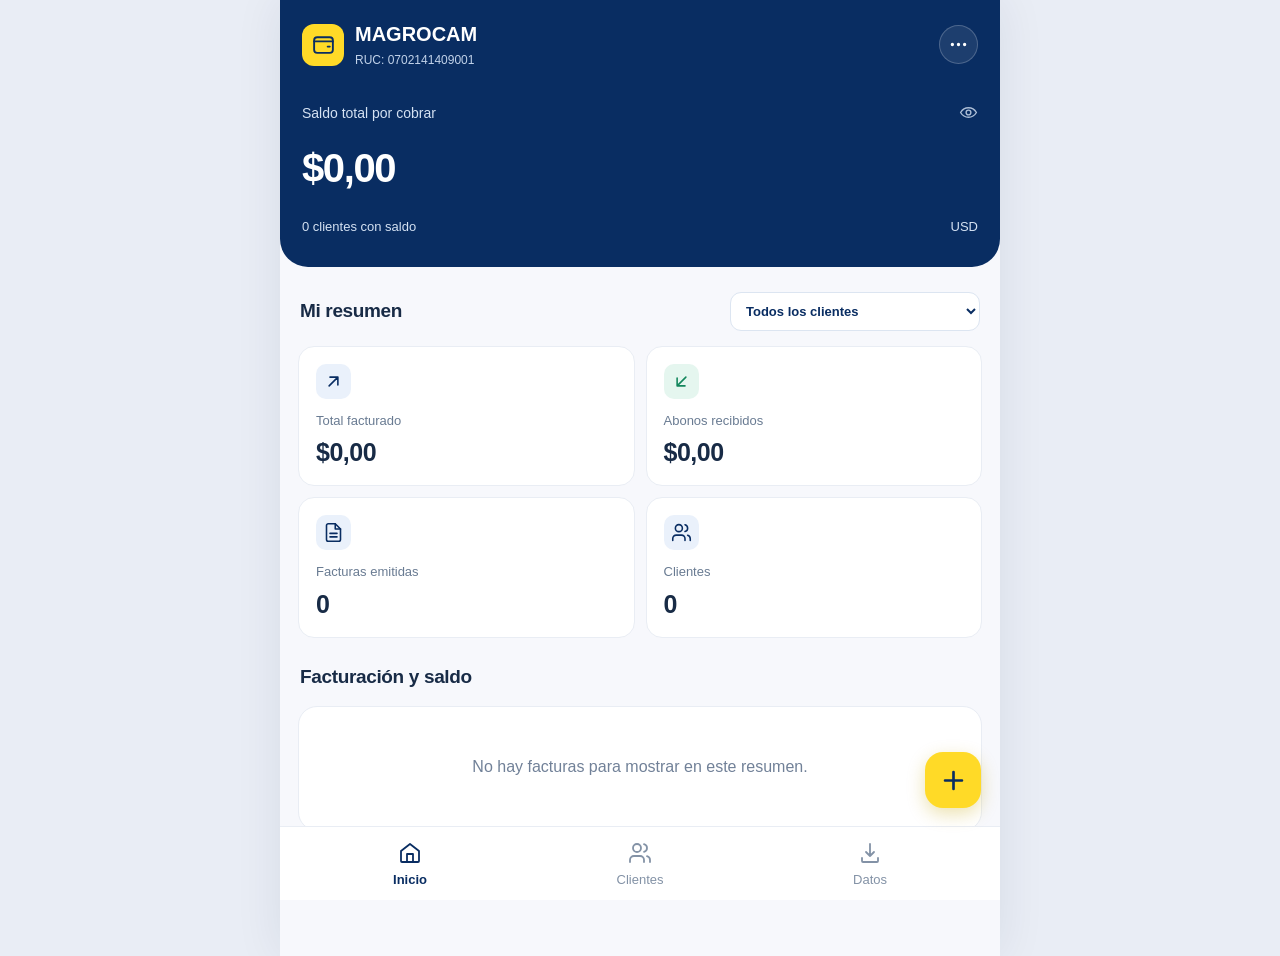
<file: index.html>
<!DOCTYPE html>
<html lang="es">
<head>
<meta charset="UTF-8">
<meta name="viewport" content="width=device-width,initial-scale=1,viewport-fit=cover">
<meta name="theme-color" content="#092d62">
<title>Mi Cartera</title>
<link rel="stylesheet" href="style.css">
</head>
<body>
<div class="app">
<header class="top" id="appHeader">
  <div class="top-row">
    <div class="brand">
      <span class="brand-mark"><svg class="ui-icon" viewBox="0 0 24 24" fill="none" stroke="currentColor" stroke-width="1.8" stroke-linecap="round" stroke-linejoin="round" aria-hidden="true"><rect x="3" y="5" width="18" height="15" rx="3"/><path d="M3 9h18"/><path d="M16 14h2"/></svg></span>
      <span>MAGROCAM<small>RUC: 0702141409001</small></span>
    </div>
    <button class="round-btn" id="btnMenu" aria-label="Opciones"><svg class="ui-icon" viewBox="0 0 24 24" fill="none" stroke="currentColor" stroke-width="1.8" stroke-linecap="round" stroke-linejoin="round" aria-hidden="true"><circle cx="5" cy="12" r="1"/><circle cx="12" cy="12" r="1"/><circle cx="19" cy="12" r="1"/></svg></button>
  </div>
  <div id="menu" class="menu hidden">
    <button id="exportar">Descargar respaldo</button>
    <button id="importar">Importar respaldo</button>
    <input type="file" id="archivo" accept=".json" hidden>
  </div>
  <div class="header-balance" id="headerBalance">
    <div class="balance-label">
      Saldo total por cobrar
      <span><svg class="ui-icon" viewBox="0 0 24 24" fill="none" stroke="currentColor" stroke-width="1.8" stroke-linecap="round" stroke-linejoin="round" aria-hidden="true"><path d="M2 12s3.6-6 10-6 10 6 10 6-3.6 6-10 6S2 12 2 12Z"/><circle cx="12" cy="12" r="3"/></svg></span>
    </div>
    <div class="balance-value" id="saldoGlobal">$0,00</div>
    <div class="balance-bottom">
      <span id="clientesDeudores">0 clientes con saldo</span>
      <span>USD</span>
    </div>
  </div>
</header>

<main>
  <section id="inicio" class="view active">
    <div class="section-heading">
      <h2>Mi resumen</h2><select id="filtroClienteInicio" aria-label="Filtrar resumen por cliente"><option value="todos">Todos los clientes</option></select>
    </div>
    <div class="summary-grid">
      <div class="summary-card">
        <span class="summary-icon"><svg class="ui-icon" viewBox="0 0 24 24" fill="none" stroke="currentColor" stroke-width="1.8" stroke-linecap="round" stroke-linejoin="round" aria-hidden="true"><path d="M7 17 17 7M8 7h9v9"/></svg></span>
        <small>Total facturado</small>
        <strong id="totalFacturado">$0,00</strong>
      </div>
      <div class="summary-card">
        <span class="summary-icon green"><svg class="ui-icon" viewBox="0 0 24 24" fill="none" stroke="currentColor" stroke-width="1.8" stroke-linecap="round" stroke-linejoin="round" aria-hidden="true"><path d="M17 7 7 17M16 17H7V8"/></svg></span>
        <small>Abonos recibidos</small>
        <strong id="totalAbonado">$0,00</strong>
      </div>
      <div class="summary-card">
        <span class="summary-icon"><svg class="ui-icon" viewBox="0 0 24 24" fill="none" stroke="currentColor" stroke-width="1.8" stroke-linecap="round" stroke-linejoin="round" aria-hidden="true"><path d="M14 2H6a2 2 0 0 0-2 2v16a2 2 0 0 0 2 2h12a2 2 0 0 0 2-2V8Z"/><path d="M14 2v6h6M8 13h8M8 17h8"/></svg></span>
        <small>Facturas emitidas</small>
        <strong id="totalFacturas">0</strong>
      </div>
      <div class="summary-card">
        <span class="summary-icon"><svg class="ui-icon" viewBox="0 0 24 24" fill="none" stroke="currentColor" stroke-width="1.8" stroke-linecap="round" stroke-linejoin="round" aria-hidden="true"><path d="M16 21v-2a4 4 0 0 0-4-4H6a4 4 0 0 0-4 4v2"/><circle cx="9" cy="7" r="4"/><path d="M22 21v-2a4 4 0 0 0-3-3.87M16 3.13a4 4 0 0 1 0 7.75"/></svg></span>
        <small>Clientes</small>
        <strong id="totalClientes">0</strong>
      </div>
    </div>
    <div class="section-heading">
      <h2>Facturación y saldo</h2>
      
    </div>
    <div id="clientesInicio" class="chart-panel"></div>
  </section>


<section id="clientes" class="view">

  <div class="clientes-banner">
    <div class="clientes-banner-content">
      <h2>Mis Clientes</h2>
      <span id="contadorClientes" class="subtle">0 clientes</span>
    </div>

    <img
      src="img/logo.png"
      alt=""
      class="clientes-banner-logo"
    >
  </div>

  <div class="clientes-toolbar">
    <div class="view-control">
      <span class="view-label">Vista:</span>

      <div class="view-switch" role="group" aria-label="Tipo de vista">
        <button
          id="vistaSimple"
          class="view-option"
          title="Vista simple"
          aria-label="Vista simple"
          aria-pressed="false"
        >
          <svg viewBox="0 0 24 24" width="19" height="19"
               fill="none" stroke="currentColor" stroke-width="1.8">
            <rect x="3" y="4" width="18" height="6" rx="1.5"/>
            <rect x="3" y="14" width="18" height="6" rx="1.5"/>
          </svg>
        </button>

        <button
          id="vistaDetallada"
          class="view-option"
          title="Vista detallada"
          aria-label="Vista detallada"
          aria-pressed="true"
        >
          <svg viewBox="0 0 24 24" width="19" height="19"
               fill="none" stroke="currentColor" stroke-width="1.8">
            <rect x="3" y="3" width="18" height="18" rx="2"/>
            <path d="M3 10h18M10 10v11M10 15h11"/>
          </svg>
        </button>
      </div>
    </div>
  </div>

  <div class="search-wrap">
    <span><svg class="ui-icon" viewBox="0 0 24 24" fill="none" stroke="currentColor" stroke-width="1.8" stroke-linecap="round" stroke-linejoin="round" aria-hidden="true"><circle cx="11" cy="11" r="7"/><path d="m20 20-4-4"/></svg></span>
    <input id="buscar" placeholder="Buscar por nombre o RUC">
  </div>

  <div id="listaClientes" class="card-list"></div>

</section>


  <section id="detalle" class="view">
    <div class="detail-top">
      <button class="back" id="volverClientes"><svg class="ui-icon" viewBox="0 0 24 24" fill="none" stroke="currentColor" stroke-width="1.8" stroke-linecap="round" stroke-linejoin="round" aria-hidden="true"><path d="m14 6-6 6 6 6M8 12h13"/></svg> Todos los clientes</button>
      <button class="round-outline" id="editarCliente" aria-label="Editar cliente"><svg class="ui-icon" viewBox="0 0 24 24" fill="none" stroke="currentColor" stroke-width="1.8" stroke-linecap="round" stroke-linejoin="round" aria-hidden="true"><path d="m16 5 3 3M4 20l4.5-1 11-11a2.1 2.1 0 0 0-3-3l-11 11L4 20Z"/></svg></button>
    </div>
    <div class="detail-identity">
      <div class="avatar large" id="avatarDetalle">C</div>
      <div>
        <h2 id="nombreDetalle"></h2>
        <p id="rucDetalle"></p>
      </div>
    </div>
    <div class="plain-balance">
      <span class="plain-balance-label">Saldo pendiente</span>
      <strong id="saldoDetalle">$0,00</strong>
      <div class="plain-balance-meta">
        <span id="facturasDetalle">0 facturas</span>
        <span id="abonosDetalle">$0,00 abonado</span>
      </div>
    </div>
    <div class="section-heading">
      <h2>Facturas emitidas</h2>
      <span id="cantidadFacturas" class="subtle">0 registros</span>
    </div>
    <div id="listaFacturas" class="card-list"></div>
  </section>

  <section id="factura" class="view">
    <button class="back invoice-back" id="volverDetalle"><svg class="ui-icon" viewBox="0 0 24 24" fill="none" stroke="currentColor" stroke-width="1.8" stroke-linecap="round" stroke-linejoin="round" aria-hidden="true"><path d="m14 6-6 6 6 6M8 12h13"/></svg> Volver al cliente</button>
    <div class="invoice-page-heading">
      <div>
        <span class="eyebrow">COMPROBANTE</span>
        <h2>Factura <span id="numeroFactura"></span></h2>
      </div>
      <span id="estadoFactura" class="pill">Pendiente</span>
    </div>

    <article class="receipt">
      <div class="receipt-topline">
        <span>DETALLE DE FACTURACIÓN</span>
        <span>USD</span>
      </div>

      <div class="receipt-customer">
        <div>
          <small>CLIENTE</small>
          <strong id="recCliente"></strong>
          <span id="recRuc"></span>
        </div>
        <div class="receipt-date">
          <small>FECHA</small>
          <strong id="recFecha"></strong>
        </div>
      </div>

      <div class="receipt-table">
        <div class="receipt-table-head">
          <span>DETALLE</span>
          <span>PRECIO</span>
          <span>VALOR</span>
        </div>
        <div class="receipt-table-row">
          <span id="recDetalle"></span>
          <span id="recPrecio"></span>
          <strong id="recValor"></strong>
        </div>
      </div>

      <div class="receipt-totals">
        <div class="receipt-total-row">
          <span>Subtotal</span>
          <strong id="recSubtotal"></strong>
        </div>

        <div class="receipt-total-row retention-row">
          <div class="retention-control">
            <span>Retención</span>
            <select id="retencionPorcentaje" aria-label="Porcentaje de retención">
              <option value="0">0%</option>
              <option value="1">1%</option>
              <option value="1.75">1,75%</option>
              <option value="2">2%</option>
              <option value="2.75">2,75%</option>
              <option value="3">3%</option>
              <option value="5">5%</option>
              <option value="8">8%</option>
              <option value="10">10%</option>
              <option value="custom">Otro %</option>
              <option value="fixed">Valor fijo</option>
            </select>
            <input type="number" id="retencionPersonalizada" min="0" max="100" step="0.01" placeholder="%" class="hidden">
          </div>
          <strong id="recRetencion"></strong>
        </div>

        <div class="receipt-final">
          <span>TOTAL FINAL</span>
          <strong id="recTotal"></strong>
        </div>
      </div>
    </article>

    <div class="section-heading">
      <h2>Historial de abonos</h2>
      <span class="subtle" id="cantidadAbonos"></span>
    </div>
    <div id="listaAbonos" class="card-list"></div>
    <button class="delete-link" id="eliminarFactura">Eliminar factura</button>
  </section>
  <section id="datos" class="view">
    <div class="datos-heading">
      <span class="datos-heading-icon"><svg class="ui-icon" viewBox="0 0 24 24" fill="none" stroke="currentColor" stroke-width="1.8" stroke-linecap="round" stroke-linejoin="round" aria-hidden="true"><ellipse cx="12" cy="5" rx="9" ry="3"/><path d="M3 5v14c0 1.66 4.03 3 9 3s9-1.34 9-3V5M3 12c0 1.66 4.03 3 9 3s9-1.34 9-3"/></svg></span>
      <div><h2>Mis Datos</h2><p>Respaldo y restauración de información</p></div>
    </div>
    <div class="datos-status">
      <div class="datos-status-icon"><svg class="ui-icon" viewBox="0 0 24 24" fill="none" stroke="currentColor" stroke-width="1.8" stroke-linecap="round" stroke-linejoin="round" aria-hidden="true"><path d="M12 3 4 7v5c0 5 3.4 8.5 8 10 4.6-1.5 8-5 8-10V7l-8-4Z"/><path d="m9 12 2 2 4-4"/></svg></div>
      <div><strong>Guardado automático activado</strong><p>Clientes, facturas, retenciones y abonos se guardan en este navegador.</p></div>
    </div>
    <div class="datos-card">
      <div class="datos-card-top"><span class="datos-action-icon"><svg class="ui-icon" viewBox="0 0 24 24" fill="none" stroke="currentColor" stroke-width="1.8" stroke-linecap="round" stroke-linejoin="round" aria-hidden="true"><path d="M12 3v12m0 0-4-4m4 4 4-4"/><path d="M4 17v3a1 1 0 0 0 1 1h14a1 1 0 0 0 1-1v-3"/></svg></span><div><h3>Exportar información</h3><p>Descarga todos tus datos en un archivo JSON para conservar una copia de seguridad.</p></div></div>
      <button class="datos-button primary" id="exportarDatos" type="button">Exportar JSON</button>
    </div>
    <div class="datos-card">
      <div class="datos-card-top"><span class="datos-action-icon"><svg class="ui-icon" viewBox="0 0 24 24" fill="none" stroke="currentColor" stroke-width="1.8" stroke-linecap="round" stroke-linejoin="round" aria-hidden="true"><path d="M12 21V9m0 0-4 4m4-4 4 4"/><path d="M4 7V4a1 1 0 0 1 1-1h14a1 1 0 0 1 1 1v3"/></svg></span><div><h3>Importar información</h3><p>Restaura un respaldo JSON. Se solicitará confirmación antes de reemplazar los datos actuales.</p></div></div>
      <button class="datos-button secondary" id="importarDatos" type="button">Seleccionar archivo JSON</button>
    </div>
    <p class="datos-note">Los datos se almacenan únicamente en este navegador. Exporta un respaldo periódicamente, especialmente antes de borrar los datos del navegador o cambiar de dispositivo.</p>
  </section>
</main>

<nav class="bottom-nav">
  <button class="nav-item active" data-nav="inicio">
    <span class="nav-icon"><svg class="ui-icon" viewBox="0 0 24 24" fill="none" stroke="currentColor" stroke-width="1.8" stroke-linecap="round" stroke-linejoin="round" aria-hidden="true"><path d="m3 10 9-7 9 7v10a1 1 0 0 1-1 1H4a1 1 0 0 1-1-1Z"/><path d="M9 21v-8h6v8"/></svg></span>
    <small>Inicio</small>
  </button>
  <button class="nav-item" data-nav="clientes">
    <span class="nav-icon"><svg class="ui-icon" viewBox="0 0 24 24" fill="none" stroke="currentColor" stroke-width="1.8" stroke-linecap="round" stroke-linejoin="round" aria-hidden="true"><path d="M16 21v-2a4 4 0 0 0-4-4H6a4 4 0 0 0-4 4v2"/><circle cx="9" cy="7" r="4"/><path d="M22 21v-2a4 4 0 0 0-3-3.87M16 3.13a4 4 0 0 1 0 7.75"/></svg></span>
    <small>Clientes</small>
  </button>
  <button class="nav-item" data-nav="datos" aria-label="Datos">
    <span class="nav-icon"><svg class="ui-icon" viewBox="0 0 24 24" fill="none" stroke="currentColor" stroke-width="1.8" stroke-linecap="round" stroke-linejoin="round" aria-hidden="true"><path d="M12 3v12m0 0-4-4m4 4 4-4"/><path d="M4 17v3a1 1 0 0 0 1 1h14a1 1 0 0 0 1-1v-3"/></svg></span>
    <small>Datos</small>
  </button>
</nav>

<button class="fab" id="btnAgregar" aria-label="Agregar"><svg class="ui-icon" viewBox="0 0 24 24" fill="none" stroke="currentColor" stroke-width="1.8" stroke-linecap="round" stroke-linejoin="round" aria-hidden="true"><path d="M12 5v14M5 12h14"/></svg></button>

<div class="overlay hidden" id="modalCliente">
  <div class="sheet">
    <div class="sheet-handle"></div>
    <div class="sheet-head">
      <h3 id="tituloCliente">Nuevo cliente</h3>
      <button class="close">×</button>
    </div>
    <form id="formCliente">
      <label>Nombre del cliente</label>
      <input id="cNombre" required maxlength="150" placeholder="Nombre o razón social">
      <label>RUC / Identificación</label>
      <input id="cRuc" maxlength="30" placeholder="Número de identificación">
      <button class="submit" type="submit">Guardar cliente</button>
    </form>
  </div>
</div>

<div class="overlay hidden" id="modalFactura">
  <div class="sheet">
    <div class="sheet-handle"></div>
    <div class="sheet-head">
      <h3>Nueva factura</h3>
      <button class="close">×</button>
    </div>
    <form id="formFactura">
      <div class="form-grid">
        <div>
          <label>Fecha</label>
          <input type="date" id="fFecha" required>
        </div>
        <div>
          <label>Proforma</label>
          <input id="fProforma">
        </div>
      </div>
      <label>Detalle</label>
      <input id="fDetalle" placeholder="Descripción de la factura">
      <label># Factura</label>
      <input id="fNumero" required>
      <div class="form-grid">
        <div>
          <label>V/Factura / Precio</label>
          <input type="number" id="fValor" min="0.01" step="0.01" required>
        </div>
        <div>
          <label>Retención inicial ($)</label>
          <input type="number" id="fRet" min="0" step="0.01" value="0">
        </div>
        <div>
          <label>Anticipos</label>
          <input type="number" id="fAnticipos" min="0" step="0.01" value="0">
        </div>
        <div>
          <label>Cheque #</label>
          <input id="fCheque">
        </div>
        <div>
          <label>Transferencia</label>
          <input id="fTransf">
        </div>
        <div>
          <label>Banco</label>
          <input id="fBanco">
        </div>
      </div>
      <label># Cuenta</label>
      <input id="fCuenta">
      <p class="form-note">Puedes seleccionar el porcentaje de retención después, dentro del detalle de la factura.</p>
      <button class="submit" type="submit">Guardar factura</button>
    </form>
  </div>
</div>

<div class="overlay hidden" id="modalAbono">
  <div class="sheet">
    <div class="sheet-handle"></div>
    <div class="sheet-head">
      <h3>Registrar anticipo</h3>
      <button class="close">×</button>
    </div>
    <div class="payment-summary">
      <small>Saldo disponible</small>
      <strong id="saldoDisponible">$0,00</strong>
    </div>
    <form id="formAbono">
      <label>Fecha del anticipo</label>
      <input type="date" id="aFecha" required>
      <label>Valor del anticipo</label>
      <input type="number" id="aValor" min="0.01" step="0.01" required placeholder="0.00">
      <div class="anticipo-fields">
        <label for="aBanco">Banco</label>
        <div class="bank-select-wrap">
          <span class="bank-logo" id="aBancoLogo" aria-hidden="true"><span class="bank-initial">B</span></span>
          <select id="aBanco" required>
            <option value="" disabled selected>Seleccionar banco</option>
            <option value="Guayaquil">Banco Guayaquil</option>
            <option value="Pichincha">Banco Pichincha</option>
            <option value="Machala">Banco Machala</option>
          </select>
        </div>
        <label for="aTipoCuenta">Tipo de cuenta</label>
        <select id="aTipoCuenta" required>
          <option value="" disabled selected>Seleccionar tipo de cuenta</option>
          <option value="Ahorro">Ahorro</option>
          <option value="Corriente">Corriente</option>
        </select>
      </div>
      <button class="submit" type="submit">Guardar anticipo</button>
    </form>
  </div>
</div>

<div id="toast" class="toast"></div>
<script src="script.js"></script>
</body>
</html>
</file>
<file: style.css>
:root{
--blue:#092d62;
--blue2:#123e7b;
--yellow:#ffda27;
--bg:#f7f8fc;
--text:#182b46;
--muted:#697b92;
--line:#e9edf4;
--green:#13865c;
}
*{box-sizing:border-box}
body{margin:0;background:var(--bg);font-family:Inter,-apple-system,BlinkMacSystemFont,"Segoe UI",Arial,sans-serif;color:var(--text);font-size:16px;-webkit-text-size-adjust:100%;line-height:1.45}
button,input,select{font:inherit}
button{cursor:pointer;-webkit-tap-highlight-color:transparent}
.app{max-width:720px;margin:auto;min-height:100dvh;padding-bottom:105px;background:var(--bg)}
.hidden{display:none!important}
.top{background:var(--blue);color:white;padding:calc(20px + env(safe-area-inset-top)) 22px 30px;border-radius:0 0 28px 28px;position:relative}
.top-row{display:flex;justify-content:space-between;align-items:center}
.brand{display:flex;align-items:center;gap:11px;font-size:20px;font-weight:750}
.brand small{display:block;font-size:12px;font-weight:400;color:#c2d3ea;margin-top:3px}
.brand-mark{display:grid;place-items:center;width:42px;height:42px;border-radius:12px;background:var(--yellow);color:var(--blue);font-size:26px}
.round-btn{width:39px;height:39px;border:1px solid #ffffff35;background:#ffffff15;color:white;border-radius:50%;font-size:24px}
.header-balance{margin-top:34px}
.balance-label,.balance-bottom{display:flex;justify-content:space-between;color:#d5e2f3;font-size:14px;gap:12px}
.balance-value{font-size:40px;letter-spacing:-1.4px;font-weight:750;margin-top:15px;overflow-wrap:anywhere}
.balance-bottom{font-size:13px;margin-top:21px}
.top.no-header{display:none}
.menu{position:absolute;right:18px;top:70px;background:white;border-radius:12px;box-shadow:0 12px 35px #0003;z-index:12;min-width:190px;padding:7px}
.menu button{display:block;border:0;background:white;color:var(--text);width:100%;text-align:left;padding:13px;border-radius:7px;font-size:14px}
main{padding:0 18px 20px}
.view{display:none}
.view.active{display:block}
.section-heading{display:flex;justify-content:space-between;align-items:center;gap:10px;margin:25px 2px 15px}
.section-heading h2{font-size:19px;font-weight:750;margin:0;letter-spacing:-.35px}
.text-btn{border:0;background:none;color:var(--blue2);font-weight:700;font-size:14px}
.subtle{color:var(--muted);font-size:13px}
.summary-grid{display:grid;grid-template-columns:repeat(2,minmax(0,1fr));gap:11px}
.summary-card{background:white;border:1px solid var(--line);border-radius:16px;padding:17px;min-height:135px;display:flex;flex-direction:column;align-items:flex-start}
.summary-icon{display:grid;place-items:center;background:#eaf1fb;color:var(--blue);border-radius:10px;width:35px;height:35px;font-size:20px;margin-bottom:13px}
.summary-icon.green{background:#e5f6ef;color:var(--green)}
.summary-card small{font-size:13px;color:var(--muted);margin-bottom:8px;line-height:1.35}
.summary-card strong{font-size:clamp(21px,5.2vw,25px);letter-spacing:-.5px;overflow-wrap:anywhere;line-height:1.25}
.card-list{display:flex;flex-direction:column;gap:11px}
.customer-card,.invoice-card,.abono-card{background:white;border:1px solid var(--line);border-radius:17px;padding:17px;box-shadow:0 2px 8px #102a5005}
.customer-card,.invoice-card{cursor:pointer}
.customer-top{display:flex;align-items:center;gap:12px}
.avatar{width:46px;height:46px;border-radius:13px;background:#eaf1fb;color:var(--blue);display:grid;place-items:center;font-weight:800;font-size:17px;flex-shrink:0}
.avatar svg{width:24px;height:24px;display:block}
.avatar.large{width:55px;height:55px}
.avatar.large svg{width:29px;height:29px}
.customer-name{flex:1;min-width:0}
.customer-name h3{font-size:16px;font-weight:750;margin:0 0 6px;overflow-wrap:anywhere;line-height:1.35}
.customer-name p{color:var(--muted);font-size:13px;margin:0;overflow-wrap:anywhere}
.chevron{font-size:25px;color:#aab4c2}
.customer-divider{height:1px;background:var(--line);margin:16px 0}
.customer-metrics{display:grid;grid-template-columns:repeat(3,minmax(0,1fr));gap:9px}
.customer-metrics small{display:block;color:var(--muted);font-size:12px;margin-bottom:7px;line-height:1.35}
.customer-metrics strong{font-size:clamp(16px,4.15vw,19px);letter-spacing:-.35px;overflow-wrap:anywhere;display:block;line-height:1.3;font-variant-numeric:tabular-nums}
.customer-metrics .owed{color:var(--blue)}
.customer-bottom{display:flex;justify-content:space-between;gap:12px;margin-top:16px;font-size:12px;color:var(--muted);line-height:1.4}
.customer-bottom span:last-child{text-align:right}
.clientes-header{display:flex;justify-content:space-between;align-items:center;gap:12px;padding:calc(25px + env(safe-area-inset-top)) 2px 20px}
.clientes-header h2{font-size:23px;letter-spacing:-.5px;margin:0 0 5px}
.clientes-banner{position:relative;display:flex;align-items:center;justify-content:space-between;height:115px;min-height:115px;padding:10px 20px;margin:calc(12px + env(safe-area-inset-top)) -18px 12px;background:linear-gradient(105deg,rgba(190,215,247,.62) 0%,rgba(220,234,251,.42) 48%,rgba(247,248,252,0) 100%);overflow:hidden}
.clientes-banner-content{position:relative;z-index:2;flex:1;min-width:0}
.clientes-banner-content h2{margin:0 0 8px;font-size:34px;font-weight:850;letter-spacing:-1.2px;line-height:1.1;color:#092d62}
.clientes-banner-content .subtle{font-size:14px;color:#617a9b}
.clientes-banner-logo{position:relative;z-index:1;width:135px;height:135px;object-fit:contain;flex-shrink:0;margin-right:-8px}
.clientes-toolbar{display:flex;justify-content:flex-end;align-items:center;padding:5px 2px 16px}
.view-control{display:flex;align-items:center;gap:9px;flex-shrink:0}
.view-label{font-size:13px;color:var(--muted);font-weight:650}
.view-switch{display:flex;align-items:center;gap:3px;padding:4px;border:1px solid var(--line);background:white;border-radius:11px}
.view-option{display:grid;place-items:center;width:38px;height:36px;border:0;border-radius:8px;background:transparent;color:#8393a8}
.view-option.active{background:var(--blue);color:white}
.simple-card{display:flex;align-items:center;gap:12px;background:white;border:1px solid var(--line);border-radius:13px;padding:16px 14px;cursor:pointer;min-height:82px}
.simple-identity{flex:1;min-width:0}
.simple-card h3{font-size:16px;margin:0 0 6px;font-weight:750;overflow-wrap:anywhere;line-height:1.35}
.simple-card p{font-size:13px;color:var(--muted);margin:0;overflow-wrap:anywhere}
.simple-amount{text-align:right;flex-shrink:0;max-width:42%}
.simple-amount small{display:block;color:var(--muted);font-size:12px;margin-bottom:6px}
.simple-amount strong{display:block;font-size:clamp(19px,4.6vw,22px);color:var(--blue);overflow-wrap:anywhere;line-height:1.3}
.simple-arrow{font-size:22px;color:#bac3d0}
.card-list.simple-list{gap:8px}
.search-wrap{display:flex;align-items:center;gap:9px;background:white;border:1px solid var(--line);border-radius:13px;padding:0 14px;margin-bottom:16px}
.search-wrap span{font-size:27px;color:var(--muted)}
.search-wrap input{width:100%;border:0;outline:0;background:none;padding:15px 0;font-size:16px;min-width:0}
.search-wrap input::placeholder{color:#8795a7}
.back{background:none;border:0;color:var(--blue2);font-size:14px;font-weight:700;padding:0}
.detail-top{display:flex;align-items:center;justify-content:space-between;padding:calc(23px + env(safe-area-inset-top)) 0 24px}
.detail-identity{display:flex;align-items:center;gap:12px;margin-bottom:22px}
.detail-identity>div:nth-child(2){flex:1;min-width:0}
.detail-identity h2{font-size:20px;margin:0 0 6px;overflow-wrap:anywhere;line-height:1.3}
.detail-identity p{color:var(--muted);font-size:13px;margin:0}
.round-outline{width:39px;height:39px;border:1px solid var(--line);border-radius:50%;background:white;font-size:19px}
.plain-balance{padding:4px 2px 19px;border-bottom:1px solid var(--line)}
.plain-balance-label{display:block;color:var(--muted);font-size:14px;margin-bottom:8px}
.plain-balance>strong{display:block;font-size:35px;font-weight:800;letter-spacing:-1px;color:var(--blue);overflow-wrap:anywhere;line-height:1.25}
.plain-balance-meta{display:flex;justify-content:space-between;gap:12px;margin-top:14px;color:var(--muted);font-size:13px}
.invoice-top{display:flex;justify-content:space-between;align-items:center;gap:10px}
.invoice-identity{display:flex;align-items:center;gap:11px;min-width:0;flex:1}
.invoice-identity>div:last-child{min-width:0}
.invoice-icon{display:grid;place-items:center;width:43px;height:43px;flex-shrink:0;background:#eaf1fb;color:var(--blue);border-radius:11px}
.invoice-icon svg{width:23px;height:23px;display:block}
.invoice-top h3{margin:0 0 7px;font-size:16px;line-height:1.3;overflow-wrap:anywhere}
.invoice-top p{margin:0;font-size:13px;color:var(--muted);overflow-wrap:anywhere;line-height:1.5}
.invoice-bottom{display:flex;justify-content:space-between;align-items:flex-end;gap:12px;border-top:1px solid var(--line);padding-top:14px;margin-top:15px}
.invoice-bottom>div{min-width:0}
.invoice-bottom small{display:block;color:var(--muted);font-size:12px;margin-bottom:6px}
.invoice-bottom strong{font-size:clamp(24px,5.8vw,28px);color:var(--blue);overflow-wrap:anywhere;line-height:1.3}
.invoice-bottom b{font-size:clamp(18px,4.4vw,21px);overflow-wrap:anywhere}
.pill{display:inline-block;background:#fff5d9;color:#91660e;padding:8px 10px;border-radius:30px;font-size:12px;font-weight:750;line-height:1.3;text-align:center;max-width:45%;overflow-wrap:anywhere}
.pill.paid{background:#e5f6ed;color:var(--green)}
.pill.partial{background:#e9f1ff;color:#336db0}
.invoice-back{display:block;padding:calc(23px + env(safe-area-inset-top)) 0 20px}
.invoice-page-heading{display:flex;justify-content:space-between;align-items:center;gap:10px;margin-bottom:15px}
.invoice-page-heading h2{font-size:22px;margin:5px 0 0;overflow-wrap:anywhere}
.eyebrow{font-size:11px;color:var(--muted);font-weight:750;letter-spacing:.7px}
.receipt{background:white;border:1px solid #e0e5ed;border-radius:13px;overflow:hidden;box-shadow:0 3px 14px #152a4608}
.receipt-topline{display:flex;justify-content:space-between;align-items:center;gap:10px;background:#f1f5fb;color:var(--blue);font-size:12px;letter-spacing:.5px;font-weight:800;padding:13px 15px}
.receipt-customer{display:grid;grid-template-columns:minmax(0,1fr) auto;gap:12px;padding:17px 15px}
.receipt-customer small{display:block;color:var(--muted);font-size:12px;letter-spacing:.2px;margin-bottom:6px}
.receipt-customer strong{display:block;font-size:15px;line-height:1.4;overflow-wrap:anywhere}
.receipt-customer span{display:block;color:var(--muted);font-size:13px;margin-top:5px;overflow-wrap:anywhere}
.receipt-date{text-align:right}
.receipt-date strong{font-size:13px;white-space:nowrap}
.receipt-table{margin:0 15px}
.receipt-table-head,.receipt-table-row{display:grid;grid-template-columns:minmax(0,1fr) minmax(58px,75px) minmax(65px,83px);gap:7px;align-items:start}
.receipt-table-head{background:#f4f6fa;color:#53657d;font-size:12px;font-weight:800;padding:11px 8px;border-radius:5px}
.receipt-table-head span:not(:first-child),.receipt-table-row span:not(:first-child),.receipt-table-row strong{text-align:right}
.receipt-table-row{padding:15px 8px 18px;font-size:14px;border-bottom:1px solid var(--line)}
.receipt-table-row span:first-child{overflow-wrap:anywhere;line-height:1.5}
.receipt-table-row strong{font-size:14px;overflow-wrap:anywhere}
.receipt-totals{padding:12px 15px 15px}
.receipt-total-row{display:flex;align-items:center;justify-content:space-between;gap:10px;padding:9px 0;font-size:14px}
.receipt-total-row>span,.retention-control>span{color:#53657d}
.receipt-total-row strong{font-size:15px}
.retention-control{display:flex;align-items:center;flex-wrap:wrap;gap:7px;min-width:0}
.retention-control select,.retention-control input{border:1px solid #dce4ef;background:#f8fafc;border-radius:7px;padding:7px;color:var(--blue);font-size:14px;outline:none;max-width:105px;min-height:36px}
.retention-control input{width:70px}
.receipt-final{background:#edf3fb;border-radius:8px;padding:14px 12px;margin-top:10px;display:flex;align-items:center;justify-content:space-between;gap:10px}
.receipt-final span{font-size:14px;color:var(--blue);font-weight:800}
.receipt-final strong{font-size:clamp(24px,5.7vw,29px);color:var(--blue);letter-spacing:-.5px;overflow-wrap:anywhere;line-height:1.3}
.abono-card{display:flex;align-items:center;gap:12px}
.abono-icon{width:42px;height:42px;border-radius:12px;background:#e6f6ed;color:var(--green);display:grid;place-items:center;font-size:23px;flex-shrink:0}
.abono-text{flex:1;min-width:0}
.abono-text small{color:var(--muted);font-size:13px}
.abono-text strong{display:block;font-size:20px;margin-top:5px;overflow-wrap:anywhere}
.delete-mini{background:#fff1f1;color:#c34c4c;border:0;border-radius:8px;padding:10px;font-size:13px}
.delete-link{border:0;background:none;color:#c34c4c;font-size:14px;margin:27px 0 10px}
.empty{text-align:center;padding:38px 20px;color:var(--muted);font-size:14px;background:white;border:1px dashed var(--line);border-radius:15px}
.bottom-nav{position:fixed;bottom:0;left:50%;transform:translateX(-50%);width:100%;max-width:720px;height:calc(74px + env(safe-area-inset-bottom));background:white;border-top:1px solid var(--line);display:flex;justify-content:space-around;align-items:flex-start;padding:10px 15px env(safe-area-inset-bottom);z-index:30}
.nav-item{background:none;border:0;color:#8392a6;display:flex;flex-direction:column;align-items:center;gap:4px;min-width:85px}
.nav-item.active{color:var(--blue);font-weight:750}
.nav-icon{font-size:27px;height:29px;line-height:29px}
.nav-item small{font-size:13px}
.fab{position:fixed;z-index:35;bottom:calc(92px + env(safe-area-inset-bottom));right:max(19px,calc((100vw - 720px)/2 + 19px));width:56px;height:56px;border:0;border-radius:18px;background:var(--yellow);color:var(--blue);font-size:30px;box-shadow:0 6px 18px #c3a30050}
.overlay{position:fixed;inset:0;background:#091b35a6;z-index:60;display:flex;align-items:flex-end;justify-content:center}
.sheet{background:white;width:100%;max-width:720px;max-height:92dvh;overflow-y:auto;border-radius:24px 24px 0 0;padding:12px 23px calc(25px + env(safe-area-inset-bottom))}
.sheet-handle{width:38px;height:4px;background:#dce1e9;border-radius:10px;margin:0 auto 22px}
.sheet-head{display:flex;justify-content:space-between;align-items:center;margin-bottom:20px}
.sheet-head h3{font-size:21px;margin:0}
.sheet-head button{border:0;background:none;font-size:28px;color:var(--muted)}
form label{display:block;font-size:14px;color:#53657b;font-weight:700;margin:17px 0 8px}
form input{width:100%;padding:14px;border:1px solid #dfe5ee;border-radius:10px;outline:none;background:#fafbfc;color:var(--text);font-size:16px;min-width:0}
form input:focus{border-color:var(--blue)}
.form-grid{display:grid;grid-template-columns:repeat(2,minmax(0,1fr));gap:0 13px}
.form-note{color:var(--muted);font-size:13px;line-height:1.5}
.submit{width:100%;border:0;background:var(--yellow);color:var(--blue);font-weight:800;border-radius:12px;padding:16px;margin-top:25px;font-size:16px}
.payment-summary{background:#edf3fc;border-radius:13px;padding:19px}
.payment-summary small{display:block;color:var(--muted);font-size:13px;margin-bottom:7px}
.payment-summary strong{font-size:29px;color:var(--blue)}
.toast{display:none;position:fixed;z-index:100;left:50%;bottom:calc(145px + env(safe-area-inset-bottom));transform:translateX(-50%);background:var(--blue);color:white;padding:13px 20px;border-radius:12px;font-size:14px;white-space:normal;text-align:center;max-width:90vw}
.toast.show{display:block}
@media(min-width:721px){
body{background:#e9edf5}
.app{box-shadow:0 0 45px #0d254315}
}
@media(max-width:380px){
.clientes-banner{height:105px;min-height:105px;padding:8px 16px}
.clientes-banner-content h2{font-size:30px}
.clientes-banner-logo{width:120px;height:120px}
.customer-metrics{gap:6px}
.customer-metrics strong{font-size:clamp(15px,4vw,17px)}
.summary-card strong{font-size:18px}
.receipt-table-head,.receipt-table-row{grid-template-columns:minmax(0,1fr) 65px 74px;gap:5px}
.receipt-table-head{font-size:11px}
.receipt-table-row,.receipt-table-row strong{font-size:13px}
}
@media(max-width:350px){
.balance-value{font-size:35px}
.summary-card{padding:14px}
.summary-card strong{font-size:17px}
.simple-card{padding:13px 11px;gap:8px}
.simple-card h3{font-size:15px}
.simple-amount strong{font-size:17px}
.clientes-header h2{font-size:21px}
.view-control{gap:5px}
.invoice-card{padding:14px}
.invoice-identity{gap:8px}
.invoice-icon{width:37px;height:37px}
.invoice-top h3{font-size:15px}
.invoice-top p{font-size:12px}
.pill{font-size:11px;padding:7px}
.receipt-table{margin:0 10px}
.receipt-table-head,.receipt-table-row{grid-template-columns:minmax(0,1fr) 59px 69px;gap:4px}
.receipt-table-head{font-size:10px;padding:10px 5px}
.receipt-table-row{padding:13px 5px;font-size:12px}
.receipt-table-row strong{font-size:12px}
.receipt-final strong{font-size:22px}
.receipt-final span{font-size:12px}
}
/* Iconografía vectorial consistente */
.ui-icon{display:block;width:22px;height:22px;flex-shrink:0}
.brand-mark .ui-icon{width:25px;height:25px;stroke-width:1.8}
.round-btn,.round-outline,.fab{display:grid;place-items:center}
.round-btn .ui-icon,.round-outline .ui-icon{width:21px;height:21px}
.header-balance .ui-icon{width:19px;height:19px;opacity:.8}
.summary-icon .ui-icon{width:21px;height:21px}
.search-wrap .ui-icon{width:21px;height:21px}
.back{display:inline-flex;align-items:center;gap:8px}
.back .ui-icon{width:17px;height:17px}
.nav-icon{display:grid;place-items:center}
.nav-icon .ui-icon{width:24px;height:24px}
.fab .ui-icon{width:29px;height:29px;stroke-width:2.2}
.chevron,.simple-arrow{display:grid;place-items:center}
.chevron .ui-icon,.simple-arrow .ui-icon{width:19px;height:19px}
.avatar .ui-icon{width:25px;height:25px}
.avatar.large .ui-icon{width:30px;height:30px}
.invoice-icon .ui-icon{width:23px;height:23px}
.abono-icon .ui-icon{width:23px;height:23px}
.customer-metrics>div{min-width:0}
.invoice-bottom>div:last-child{max-width:47%}
/* Ventana Datos */
.datos-heading{display:flex;align-items:center;gap:14px;padding:calc(28px + env(safe-area-inset-top)) 0 24px}
.datos-heading-icon{width:54px;height:54px;display:grid;place-items:center;border-radius:16px;background:#eaf1fb;color:var(--blue);flex-shrink:0}
.datos-heading-icon .ui-icon{width:27px;height:27px}
.datos-heading h2{font-size:25px;letter-spacing:-.6px;margin:0 0 4px;color:var(--blue)}
.datos-heading p{font-size:13px;color:var(--muted);margin:0}
.datos-status{display:flex;gap:12px;padding:16px;border:1px solid #cfe7da;background:#effaf4;border-radius:16px;margin-bottom:18px}
.datos-status-icon{display:grid;place-items:center;width:38px;height:38px;flex-shrink:0;color:var(--green);background:#ddf4e7;border-radius:11px}
.datos-status strong{display:block;font-size:15px;color:#17613f;margin-bottom:5px}
.datos-status p{font-size:13px;line-height:1.55;color:#46725c;margin:0}
.datos-card{background:white;border:1px solid var(--line);border-radius:17px;padding:19px;margin-bottom:14px;box-shadow:0 2px 8px #102a5005}
.datos-card-top{display:flex;gap:13px;align-items:flex-start}
.datos-action-icon{display:grid;place-items:center;width:43px;height:43px;flex-shrink:0;background:#eaf1fb;color:var(--blue);border-radius:12px}
.datos-action-icon .ui-icon{width:23px;height:23px}
.datos-card h3{font-size:17px;margin:1px 0 6px;line-height:1.3}
.datos-card p{font-size:14px;color:var(--muted);line-height:1.55;margin:0}
.datos-button{display:block;width:100%;border-radius:12px;padding:14px 12px;font-size:15px;font-weight:750;margin-top:18px;min-height:49px}
.datos-button.primary{background:var(--blue);color:white;border:1px solid var(--blue)}
.datos-button.secondary{background:white;color:var(--blue);border:1px solid #b8c8dd}
.datos-note{font-size:13px;line-height:1.65;color:var(--muted);margin:22px 3px}
@media(max-width:350px){.datos-heading h2{font-size:22px}.datos-card{padding:15px}.nav-item{min-width:0;flex:1}}
/* RESUMEN Y GRÁFICO CIRCULAR */
#inicio .section-heading:first-child{align-items:center}#filtroClienteInicio{width:min(56%,250px);min-width:0;border:1px solid #dce5f1;border-radius:11px;background:#fff;color:#092d62;padding:10px 30px 10px 11px;font-size:13px;font-weight:700;outline:none;text-overflow:ellipsis}#filtroClienteInicio:focus{border-color:#6895ce}.chart-panel{background:#fff;border:1px solid #e9edf4;border-radius:19px;padding:20px 15px 24px}.chart-layout{display:flex;align-items:center;justify-content:center;gap:25px;flex-wrap:wrap}.chart-ring{width:205px;height:205px;flex:0 0 205px;border-radius:50%;position:relative;display:grid;place-items:center;box-shadow:0 4px 15px #0a285b0a}.chart-ring::after{content:"";position:absolute;inset:33px;background:#fff;border-radius:50%;box-shadow:inset 0 0 0 1px #edf1f7}.chart-ring-center{position:relative;z-index:1;text-align:center;padding:5px}.chart-ring-center small{display:block;font-size:12px;color:#718198;margin-bottom:5px}.chart-ring-center strong{display:block;color:#092d62;font-size:20px;font-weight:850;overflow-wrap:anywhere}.chart-legend{display:flex;flex-direction:column;gap:17px;min-width:175px;max-width:100%}.chart-legend-row{display:flex;gap:10px;align-items:flex-start}.chart-legend-dot{width:12px;height:12px;border-radius:4px;flex:0 0 12px;margin-top:5px}.chart-legend-label{font-size:13px;color:#697b92}.chart-legend-value{display:block;color:#092d62;font-weight:850;font-size:19px;line-height:1.4}.chart-legend-percent{font-size:13px;font-weight:750;color:#526a88}.chart-note{text-align:center;font-size:12px;color:#8290a3;margin:17px 0 0}.chart-empty{text-align:center;padding:28px 8px;color:#718198}.retention-control{flex:1 1 auto;flex-wrap:wrap}.retention-control select{max-width:none!important;width:auto!important;min-width:116px;flex:0 1 auto;padding-right:23px!important;white-space:nowrap}.retention-control input{max-width:none!important;width:88px!important}.retention-row{gap:8px}.retencion-monto-control{margin-left:auto}@media(max-width:420px){.chart-ring{width:185px;height:185px;flex-basis:185px}.chart-ring::after{inset:30px}.chart-layout{gap:19px}.chart-legend{flex-direction:row;flex-wrap:wrap;justify-content:center;gap:15px}.chart-legend-value{font-size:17px}#filtroClienteInicio{font-size:12px;width:55%}}
/* FORMULARIO DE ANTICIPOS: BANCO Y TIPO DE CUENTA */
#formAbono .anticipo-fields{display:flex;flex-direction:column;gap:0;min-width:0}
#formAbono .anticipo-fields>label{display:block;margin:17px 0 8px;font-size:14px;font-weight:700;color:#53657b}
#formAbono .bank-select-wrap{position:relative;display:flex;align-items:center;width:100%;min-width:0;min-height:50px;border:1px solid #dfe5ee;border-radius:10px;background:#fafbfc;overflow:hidden}
#formAbono .bank-select-wrap:focus-within{border-color:var(--blue)}
#formAbono .bank-logo{position:absolute;left:12px;top:50%;transform:translateY(-50%);width:29px;height:29px;display:grid;place-items:center;pointer-events:none;z-index:1;overflow:hidden;border-radius:7px;background:#eaf1fb;color:var(--blue)}
#formAbono .bank-logo img{width:23px;height:23px;object-fit:contain;display:block}
#formAbono .bank-logo .bank-initial{display:grid;place-items:center;width:100%;height:100%;font-size:15px;font-weight:800}
#formAbono .bank-select-wrap select{display:block;appearance:auto;-webkit-appearance:menulist;width:100%;min-width:0;min-height:50px;margin:0;padding:12px 34px 12px 51px;border:0;border-radius:10px;outline:0;background:transparent;color:var(--text);font-size:16px;line-height:1.4;cursor:pointer}
#formAbono #aTipoCuenta{display:block;appearance:auto;-webkit-appearance:menulist;width:100%;min-width:0;min-height:50px;margin:0;padding:12px 34px 12px 14px;border:1px solid #dfe5ee;border-radius:10px;outline:0;background:#fafbfc;color:var(--text);font-size:16px;line-height:1.4;cursor:pointer}
#formAbono #aTipoCuenta:focus{border-color:var(--blue)}
#formAbono select:invalid{color:#8290a3}
#formAbono select option{color:var(--text);background:#fff}
/* RETENCIÓN: SELECTOR ADAPTABLE SIN CORTAR PORCENTAJES */
.receipt-total-row.retention-row{display:flex;align-items:center;justify-content:space-between;flex-wrap:wrap;gap:9px}
.retention-row .retention-control{display:flex;flex:1 1 170px;align-items:center;flex-wrap:wrap;gap:7px;min-width:0}
.retention-row .retention-control select{box-sizing:border-box;display:block;flex:0 0 auto;width:max-content!important;min-width:116px;max-width:100%!important;min-height:38px;padding:7px 27px 7px 10px!important;white-space:nowrap;font-size:14px}
.retention-row .retention-control input{width:90px!important;max-width:100%!important;min-height:38px}
.retention-row .retencion-monto-control{display:flex;align-items:center;justify-content:flex-end;gap:6px;margin-left:auto;max-width:100%;min-width:0}
@media(max-width:380px){#formAbono .bank-select-wrap select,#formAbono #aTipoCuenta{font-size:15px}.retention-row .retention-control{flex-basis:150px}.retention-row .retention-control select{font-size:13px;min-width:108px}}
</file>
